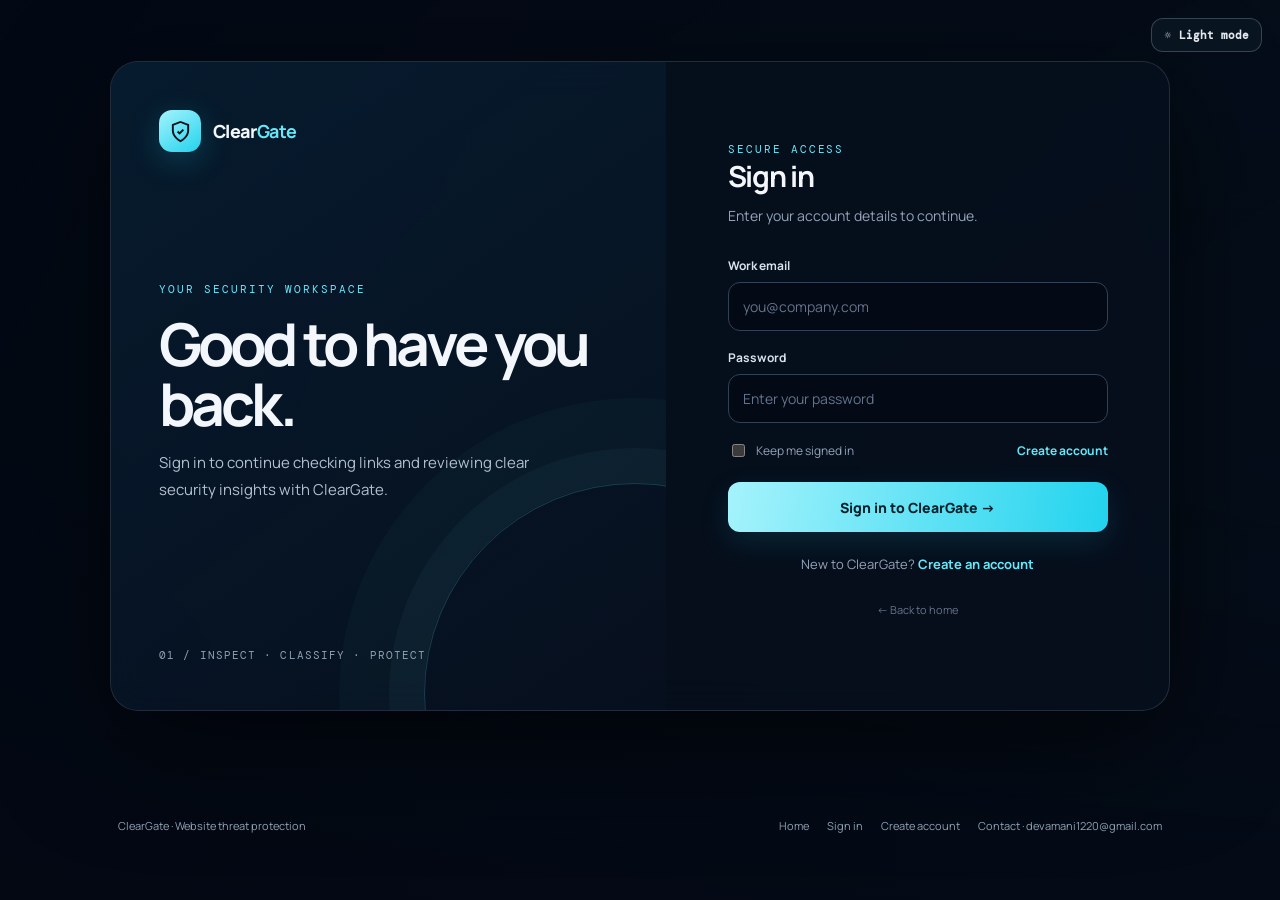
<file: Frontend/signin.html>
<!DOCTYPE html>
<html lang="en">
<head>
  <meta charset="UTF-8" />
  <meta name="viewport" content="width=device-width, initial-scale=1.0" />
  <meta name="theme-color" content="#07111c" />
  <script>document.documentElement.dataset.theme = localStorage.getItem('aegis-theme') || 'dark';</script>
  <link rel="stylesheet" href="cursor.css" />
  <script src="cursor.js" defer></script>
  <title>Sign in · ClearGate</title>
  <link rel="preconnect" href="https://fonts.googleapis.com" />
  <link rel="preconnect" href="https://fonts.gstatic.com" crossorigin />
  <link href="https://fonts.googleapis.com/css2?family=DM+Mono:wght@400;500&family=Manrope:wght@400;500;600;700;800&display=swap" rel="stylesheet" />
  <style>
    :root{color-scheme:dark;--ink:#f3f7fb;--muted:#94a3b8;--cyan:#67e8f9;--line:rgba(148,163,184,.2)}
    *{box-sizing:border-box}body{margin:0;min-height:100vh;background:#07111c;color:var(--ink);font-family:Manrope,system-ui,sans-serif;display:grid;place-items:center;padding:24px;overflow-x:hidden}
    .page-video{position:fixed;inset:0;z-index:0;width:100%;height:100%;object-fit:cover;opacity:.38;filter:saturate(.7) hue-rotate(5deg) contrast(1.08)}.page-video-tone{position:fixed;inset:0;z-index:1;pointer-events:none;background:linear-gradient(90deg,rgba(3,8,19,.88),rgba(4,12,24,.65)),linear-gradient(180deg,rgba(3,8,19,.3),transparent 48%,rgba(3,8,19,.8))}
    .shell{position:relative;z-index:2;width:min(1060px,100%);min-height:650px;display:grid;grid-template-columns:1.05fr .95fr;border:1px solid var(--line);border-radius:28px;overflow:hidden;background:rgba(8,17,30,.7);box-shadow:0 35px 110px #0009;backdrop-filter:blur(20px)}
    .story{position:relative;padding:48px;display:flex;flex-direction:column;justify-content:space-between;overflow:hidden;background:linear-gradient(145deg,rgba(8,47,73,.42),rgba(15,23,42,.15))}.story:after{content:"";position:absolute;width:420px;height:420px;right:-180px;bottom:-195px;border-radius:50%;border:1px solid #67e8f933;box-shadow:0 0 0 35px #67e8f90a,0 0 0 85px #67e8f906}.brand{position:relative;z-index:1;display:flex;align-items:center;gap:12px;text-decoration:none;color:var(--ink);font-weight:800;letter-spacing:-.04em}.mark{width:42px;height:42px;display:grid;place-items:center;border-radius:13px;color:#06131d;background:linear-gradient(145deg,#a5f3fc,#22d3ee);box-shadow:0 8px 30px #22d3ee35}.mark svg{width:23px}.brand span{font-size:18px}.brand b{color:var(--cyan)}.story-copy{position:relative;z-index:1;max-width:440px;margin:64px 0}.eyebrow{font:11px 'DM Mono',monospace;letter-spacing:.18em;text-transform:uppercase;color:var(--cyan)}h1{margin:18px 0 14px;font-size:clamp(38px,5vw,59px);line-height:1.02;letter-spacing:-.065em}.story-copy p{max-width:380px;color:#b3c0cf;line-height:1.8;font-size:15px}.trust{position:relative;z-index:1;color:#90a0b2;font:11px 'DM Mono',monospace;letter-spacing:.1em;text-transform:uppercase}.form-side{display:grid;place-items:center;padding:40px}.form-card{width:min(380px,100%)}.mobile-brand{display:none}.form-card h2{margin:0;font-size:29px;letter-spacing:-.045em}.intro{margin:9px 0 30px;color:var(--muted);font-size:14px;line-height:1.6}.field{margin:18px 0}.field label{display:block;margin-bottom:8px;color:#d8e2ee;font-size:12px;font-weight:700}.field input{width:100%;height:49px;padding:0 14px;border:1px solid #334155;border-radius:12px;background:rgba(2,8,18,.62);color:var(--ink);font:14px Manrope,sans-serif;outline:none;transition:.2s}.field input:focus{border-color:#67e8f9;box-shadow:0 0 0 3px #22d3ee1c}.field input::placeholder{color:#64748b}.options{display:flex;justify-content:space-between;align-items:center;gap:10px;color:var(--muted);font-size:12px;margin:16px 0 22px}.remember{display:flex;align-items:center;gap:8px}.remember input{accent-color:#22d3ee}.options a,.switch a{color:var(--cyan);text-decoration:none;font-weight:700}.submit{width:100%;height:50px;border:0;border-radius:12px;background:linear-gradient(100deg,#a5f3fc,#22d3ee);color:#04212c;font:800 14px Manrope,sans-serif;cursor:pointer;box-shadow:0 10px 30px #22d3ee20;transition:transform .2s,box-shadow .2s}.submit:hover{transform:translateY(-2px);box-shadow:0 14px 36px #22d3ee38}.switch{margin:23px 0 0;text-align:center;color:var(--muted);font-size:13px}.switch a{color:var(--cyan);text-decoration:none;font-weight:700}.notice{display:none;margin-top:16px;padding:12px;border:1px solid #fbbf2438;border-radius:10px;background:#fbbf240c;color:#fde68a;font-size:12px;line-height:1.5}.notice.show{display:block}.notice.error{border-color:#fb71854a;background:#fb718510;color:#fecdd3}.notice.success{border-color:#34d3994a;background:#34d39910;color:#a7f3d0}.fine{margin-top:28px;text-align:center;color:#64748b;font-size:11px;line-height:1.7}
    @media(max-width:760px){body{padding:14px}.shell{min-height:0;grid-template-columns:1fr;max-width:500px}.story{display:none}.form-side{padding:34px 25px}.mobile-brand{display:flex;margin-bottom:38px}.form-card h2{font-size:27px}}
    @media(prefers-reduced-motion:reduce){*{scroll-behavior:auto!important;transition:none!important}}
    html[data-theme="light"] body{background:#eaf2f7;color:#14283a}.theme-toggle{position:fixed;z-index:5;top:18px;right:18px;display:flex;align-items:center;gap:8px;padding:9px 12px;border:1px solid #94a3b855;border-radius:12px;background:#0b1724cc;color:#e2e8f0;font:600 11px 'DM Mono',monospace;cursor:pointer;backdrop-filter:blur(12px)}html[data-theme="light"] .theme-toggle{background:#f8fcffdd;color:#17344b;border-color:#647c923d}
    html[data-theme="light"] .page-video{opacity:.14;filter:saturate(.52) hue-rotate(5deg) brightness(1.18)}html[data-theme="light"] .page-video-tone{background:linear-gradient(90deg,rgba(235,245,250,.86),rgba(235,245,250,.7)),linear-gradient(180deg,rgba(255,255,255,.4),transparent 48%,rgba(230,240,246,.82))}html[data-theme="light"] .shell{background:rgba(250,253,255,.86);border-color:#647c9236;box-shadow:0 35px 90px #23415a1c}html[data-theme="light"] .story{background:linear-gradient(145deg,#d9edf5aa,#f3f8fb66)}html[data-theme="light"] .story-copy p{color:#455d71}html[data-theme="light"] .trust{color:#50677a}html[data-theme="light"] .form-card h2{color:#14283a}html[data-theme="light"] .intro,html[data-theme="light"] .switch{color:#536b7e}html[data-theme="light"] .field label{color:#263f53}html[data-theme="light"] .field input{background:#f7fbfd;color:#14283a;border-color:#bdcbd5}html[data-theme="light"] .field input::placeholder{color:#7b8e9d}html[data-theme="light"] .fine{color:#667d8f}
    .site-footer{position:relative;z-index:2;width:min(1060px,100%);margin:16px auto 0;padding:16px 8px 6px;display:flex;flex-wrap:wrap;justify-content:space-between;gap:12px;color:#91a2b3;font-size:11px}.site-footer nav{display:flex;flex-wrap:wrap;gap:8px 18px}.site-footer a{color:inherit;text-decoration:none}.site-footer a:hover{color:var(--cyan)}html[data-theme="light"] .site-footer{color:#526a7e}
  </style>
</head>
<body>
  <button class="theme-toggle" id="theme-toggle" type="button" aria-label="Switch theme"><span id="theme-icon" aria-hidden="true">☼</span><span id="theme-label">Theme</span></button>
  <div class="page-video-tone" aria-hidden="true"></div>
  <main class="shell">
    <section class="story" aria-label="ClearGate introduction">
      <a class="brand" href="index.html"><span class="mark"><svg viewBox="0 0 24 24" fill="none" stroke="currentColor" stroke-width="2"><path d="M12 22s8-4 8-11V5l-8-3-8 3v6c0 7 8 11 8 11Z"/><path d="m9 12 2 2 4-4"/></svg></span><span>Clear<b>Gate</b></span></a>
      <div class="story-copy"><div class="eyebrow">Your security workspace</div><h1>Good to have you back.</h1><p>Sign in to continue checking links and reviewing clear security insights with ClearGate.</p></div>
      <div class="trust">01 / Inspect · classify · protect</div>
    </section>
    <section class="form-side" aria-label="Sign in form">
      <div class="form-card">
        <a class="brand mobile-brand" href="index.html"><span class="mark"><svg viewBox="0 0 24 24" fill="none" stroke="currentColor" stroke-width="2"><path d="M12 22s8-4 8-11V5l-8-3-8 3v6c0 7 8 11 8 11Z"/><path d="m9 12 2 2 4-4"/></svg></span><span>Clear<b>Gate</b></span></a>
        <div class="eyebrow">Secure access</div><h2>Sign in</h2><p class="intro">Enter your account details to continue.</p>
        <form id="auth-form">
          <div class="field"><label for="email">Work email</label><input id="email" name="email" type="email" autocomplete="email" placeholder="you@company.com" required /></div>
          <div class="field"><label for="password">Password</label><input id="password" name="password" type="password" autocomplete="current-password" placeholder="Enter your password" required /></div>
          <div class="options"><label class="remember"><input type="checkbox" name="remember" /> Keep me signed in</label><a href="signup.html">Create account</a></div>
          <button class="submit" type="submit">Sign in to ClearGate <span aria-hidden="true">→</span></button>
          <div class="notice" id="notice" role="status" aria-live="polite"></div>
        </form>
        <p class="switch">New to ClearGate? <a href="signup.html">Create an account</a></p>
        <p class="fine"><a href="index.html" style="color:inherit;text-decoration:none">← Back to home</a></p>
      </div>
    </section>
  </main>
  <footer class="site-footer"><span>ClearGate · Website threat protection</span><nav aria-label="Footer navigation"><a href="index.html">Home</a><a href="signin.html">Sign in</a><a href="signup.html">Create account</a><a href="mailto:devamani1220@gmail.com">Contact · devamani1220@gmail.com</a></nav></footer>
  <script>
    const themeToggle = document.getElementById('theme-toggle');
    const syncTheme = () => {
      const dark = document.documentElement.dataset.theme !== 'light';
      document.getElementById('theme-label').textContent = dark ? 'Light mode' : 'Dark mode';
      document.getElementById('theme-icon').textContent = dark ? '☼' : '☾';
      themeToggle.setAttribute('aria-label', `Switch to ${dark ? 'light' : 'dark'} mode`);
    };
    syncTheme();
    themeToggle.addEventListener('click', () => {
      document.documentElement.dataset.theme = document.documentElement.dataset.theme === 'light' ? 'dark' : 'light';
      localStorage.setItem('aegis-theme', document.documentElement.dataset.theme);
      syncTheme();
    });
    const form = document.getElementById('auth-form');
    const notice = document.getElementById('notice');
    const button = form.querySelector('button[type="submit"]');
    form.addEventListener('submit', async (event) => {
      event.preventDefault();
      notice.className = 'notice';
      button.disabled = true;
      button.textContent = 'Signing in…';
      try {
        const response = await fetch('/api/login', { method: 'POST', headers: { 'Content-Type': 'application/json' }, body: JSON.stringify(Object.fromEntries(new FormData(form))) });
        const result = await response.json();
        if (!response.ok) throw new Error(result.error || 'Unable to sign in.');
        notice.textContent = 'Signed in. Taking you to the URL checker…';
        notice.classList.add('show', 'success');
        setTimeout(() => { window.location.href = 'page.html'; }, 700);
      } catch (error) {
        notice.textContent = error instanceof TypeError ? 'Cannot reach the account service. Start it with: python auth_server.py' : error.message;
        notice.classList.add('show', 'error');
        button.disabled = false;
        button.innerHTML = 'Sign in to ClearGate <span aria-hidden="true">→</span>';
      }
    });
  </script>
</body>
</html>
</file>
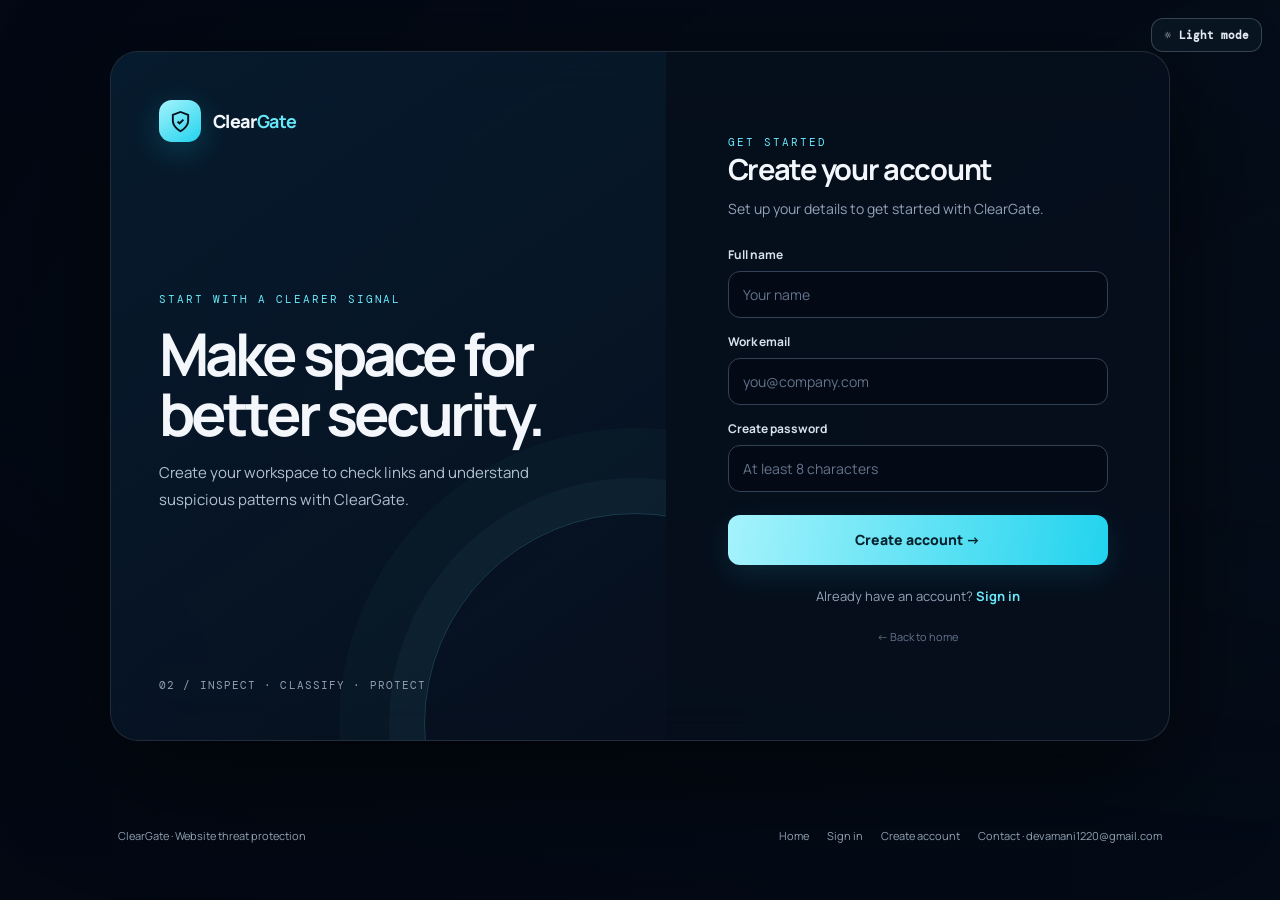
<file: Frontend/signup.html>
<!DOCTYPE html>
<html lang="en">
<head>
  <meta charset="UTF-8" />
  <meta name="viewport" content="width=device-width, initial-scale=1.0" />
  <meta name="theme-color" content="#07111c" />
  <script>document.documentElement.dataset.theme = localStorage.getItem('aegis-theme') || 'dark';</script>
  <link rel="stylesheet" href="cursor.css" />
  <script src="cursor.js" defer></script>
  <title>Create account · ClearGate</title>
  <link rel="preconnect" href="https://fonts.googleapis.com" />
  <link rel="preconnect" href="https://fonts.gstatic.com" crossorigin />
  <link href="https://fonts.googleapis.com/css2?family=DM+Mono:wght@400;500&family=Manrope:wght@400;500;600;700;800&display=swap" rel="stylesheet" />
  <style>
    :root{color-scheme:dark;--ink:#f3f7fb;--muted:#94a3b8;--cyan:#67e8f9;--line:rgba(148,163,184,.2)}
    *{box-sizing:border-box}body{margin:0;min-height:100vh;background:#07111c;color:var(--ink);font-family:Manrope,system-ui,sans-serif;display:grid;place-items:center;padding:24px;overflow-x:hidden}
    .page-video{position:fixed;inset:0;z-index:0;width:100%;height:100%;object-fit:cover;opacity:.38;filter:saturate(.7) hue-rotate(5deg) contrast(1.08)}.page-video-tone{position:fixed;inset:0;z-index:1;pointer-events:none;background:linear-gradient(90deg,rgba(3,8,19,.88),rgba(4,12,24,.65)),linear-gradient(180deg,rgba(3,8,19,.3),transparent 48%,rgba(3,8,19,.8))}
    .shell{position:relative;z-index:2;width:min(1060px,100%);min-height:690px;display:grid;grid-template-columns:1.05fr .95fr;border:1px solid var(--line);border-radius:28px;overflow:hidden;background:rgba(8,17,30,.7);box-shadow:0 35px 110px #0009;backdrop-filter:blur(20px)}
    .story{position:relative;padding:48px;display:flex;flex-direction:column;justify-content:space-between;overflow:hidden;background:linear-gradient(145deg,rgba(8,47,73,.42),rgba(15,23,42,.15))}.story:after{content:"";position:absolute;width:420px;height:420px;right:-180px;bottom:-195px;border-radius:50%;border:1px solid #67e8f933;box-shadow:0 0 0 35px #67e8f90a,0 0 0 85px #67e8f906}.brand{position:relative;z-index:1;display:flex;align-items:center;gap:12px;text-decoration:none;color:var(--ink);font-weight:800;letter-spacing:-.04em}.mark{width:42px;height:42px;display:grid;place-items:center;border-radius:13px;color:#06131d;background:linear-gradient(145deg,#a5f3fc,#22d3ee);box-shadow:0 8px 30px #22d3ee35}.mark svg{width:23px}.brand span{font-size:18px}.brand b{color:var(--cyan)}.story-copy{position:relative;z-index:1;max-width:440px;margin:64px 0}.eyebrow{font:11px 'DM Mono',monospace;letter-spacing:.18em;text-transform:uppercase;color:var(--cyan)}h1{margin:18px 0 14px;font-size:clamp(38px,5vw,59px);line-height:1.02;letter-spacing:-.065em}.story-copy p{max-width:380px;color:#b3c0cf;line-height:1.8;font-size:15px}.trust{position:relative;z-index:1;color:#90a0b2;font:11px 'DM Mono',monospace;letter-spacing:.1em;text-transform:uppercase}.form-side{display:grid;place-items:center;padding:40px}.form-card{width:min(380px,100%)}.mobile-brand{display:none}.form-card h2{margin:0;font-size:29px;letter-spacing:-.045em}.intro{margin:9px 0 25px;color:var(--muted);font-size:14px;line-height:1.6}.field{margin:15px 0}.field label{display:block;margin-bottom:8px;color:#d8e2ee;font-size:12px;font-weight:700}.field input{width:100%;height:47px;padding:0 14px;border:1px solid #334155;border-radius:12px;background:rgba(2,8,18,.62);color:var(--ink);font:14px Manrope,sans-serif;outline:none;transition:.2s}.field input:focus{border-color:#67e8f9;box-shadow:0 0 0 3px #22d3ee1c}.field input::placeholder{color:#64748b}.submit{width:100%;height:50px;margin-top:8px;border:0;border-radius:12px;background:linear-gradient(100deg,#a5f3fc,#22d3ee);color:#04212c;font:800 14px Manrope,sans-serif;cursor:pointer;box-shadow:0 10px 30px #22d3ee20;transition:transform .2s,box-shadow .2s}.submit:hover{transform:translateY(-2px);box-shadow:0 14px 36px #22d3ee38}.switch{margin:22px 0 0;text-align:center;color:var(--muted);font-size:13px}.switch a{color:var(--cyan);text-decoration:none;font-weight:700}.notice{display:none;margin-top:16px;padding:12px;border:1px solid #fbbf2438;border-radius:10px;background:#fbbf240c;color:#fde68a;font-size:12px;line-height:1.5}.notice.show{display:block}.notice.error{border-color:#fb71854a;background:#fb718510;color:#fecdd3}.notice.success{border-color:#34d3994a;background:#34d39910;color:#a7f3d0}.fine{margin-top:23px;text-align:center;color:#64748b;font-size:11px;line-height:1.7}
    @media(max-width:760px){body{padding:14px}.shell{min-height:0;grid-template-columns:1fr;max-width:500px}.story{display:none}.form-side{padding:30px 25px}.mobile-brand{display:flex;margin-bottom:28px}.form-card h2{font-size:27px}}
    @media(prefers-reduced-motion:reduce){*{scroll-behavior:auto!important;transition:none!important}}
    html[data-theme="light"] body{background:#eaf2f7;color:#14283a}.theme-toggle{position:fixed;z-index:5;top:18px;right:18px;display:flex;align-items:center;gap:8px;padding:9px 12px;border:1px solid #94a3b855;border-radius:12px;background:#0b1724cc;color:#e2e8f0;font:600 11px 'DM Mono',monospace;cursor:pointer;backdrop-filter:blur(12px)}html[data-theme="light"] .theme-toggle{background:#f8fcffdd;color:#17344b;border-color:#647c923d}
    html[data-theme="light"] .page-video{opacity:.14;filter:saturate(.52) hue-rotate(5deg) brightness(1.18)}html[data-theme="light"] .page-video-tone{background:linear-gradient(90deg,rgba(235,245,250,.86),rgba(235,245,250,.7)),linear-gradient(180deg,rgba(255,255,255,.4),transparent 48%,rgba(230,240,246,.82))}html[data-theme="light"] .shell{background:rgba(250,253,255,.86);border-color:#647c9236;box-shadow:0 35px 90px #23415a1c}html[data-theme="light"] .story{background:linear-gradient(145deg,#d9edf5aa,#f3f8fb66)}html[data-theme="light"] .story-copy p{color:#455d71}html[data-theme="light"] .trust{color:#50677a}html[data-theme="light"] .form-card h2{color:#14283a}html[data-theme="light"] .intro,html[data-theme="light"] .switch{color:#536b7e}html[data-theme="light"] .field label{color:#263f53}html[data-theme="light"] .field input{background:#f7fbfd;color:#14283a;border-color:#bdcbd5}html[data-theme="light"] .field input::placeholder{color:#7b8e9d}html[data-theme="light"] .fine{color:#667d8f}
    .site-footer{position:relative;z-index:2;width:min(1060px,100%);margin:16px auto 0;padding:16px 8px 6px;display:flex;flex-wrap:wrap;justify-content:space-between;gap:12px;color:#91a2b3;font-size:11px}.site-footer nav{display:flex;flex-wrap:wrap;gap:8px 18px}.site-footer a{color:inherit;text-decoration:none}.site-footer a:hover{color:var(--cyan)}html[data-theme="light"] .site-footer{color:#526a7e}
  </style>
</head>
<body>
  <button class="theme-toggle" id="theme-toggle" type="button" aria-label="Switch theme"><span id="theme-icon" aria-hidden="true">☼</span><span id="theme-label">Theme</span></button>
  <div class="page-video-tone" aria-hidden="true"></div>
  <main class="shell">
    <section class="story" aria-label="ClearGate introduction">
      <a class="brand" href="index.html"><span class="mark"><svg viewBox="0 0 24 24" fill="none" stroke="currentColor" stroke-width="2"><path d="M12 22s8-4 8-11V5l-8-3-8 3v6c0 7 8 11 8 11Z"/><path d="m9 12 2 2 4-4"/></svg></span><span>Clear<b>Gate</b></span></a>
      <div class="story-copy"><div class="eyebrow">Start with a clearer signal</div><h1>Make space for better security.</h1><p>Create your workspace to check links and understand suspicious patterns with ClearGate.</p></div>
      <div class="trust">02 / Inspect · classify · protect</div>
    </section>
    <section class="form-side" aria-label="Create account form">
      <div class="form-card">
        <a class="brand mobile-brand" href="index.html"><span class="mark"><svg viewBox="0 0 24 24" fill="none" stroke="currentColor" stroke-width="2"><path d="M12 22s8-4 8-11V5l-8-3-8 3v6c0 7 8 11 8 11Z"/><path d="m9 12 2 2 4-4"/></svg></span><span>Clear<b>Gate</b></span></a>
        <div class="eyebrow">Get started</div><h2>Create your account</h2><p class="intro">Set up your details to get started with ClearGate.</p>
        <form id="auth-form">
          <div class="field"><label for="name">Full name</label><input id="name" name="name" type="text" autocomplete="name" placeholder="Your name" required /></div>
          <div class="field"><label for="email">Work email</label><input id="email" name="email" type="email" autocomplete="email" placeholder="you@company.com" required /></div>
          <div class="field"><label for="password">Create password</label><input id="password" name="password" type="password" autocomplete="new-password" minlength="8" placeholder="At least 8 characters" required /></div>
          <button class="submit" type="submit">Create account <span aria-hidden="true">→</span></button>
          <div class="notice" id="notice" role="status" aria-live="polite"></div>
        </form>
        <p class="switch">Already have an account? <a href="signin.html">Sign in</a></p>
        <p class="fine"><a href="index.html" style="color:inherit;text-decoration:none">← Back to home</a></p>
      </div>
    </section>
  </main>
  <footer class="site-footer"><span>ClearGate · Website threat protection</span><nav aria-label="Footer navigation"><a href="index.html">Home</a><a href="signin.html">Sign in</a><a href="signup.html">Create account</a><a href="mailto:devamani1220@gmail.com">Contact · devamani1220@gmail.com</a></nav></footer>
  <script>
    const themeToggle = document.getElementById('theme-toggle');
    const syncTheme = () => {
      const dark = document.documentElement.dataset.theme !== 'light';
      document.getElementById('theme-label').textContent = dark ? 'Light mode' : 'Dark mode';
      document.getElementById('theme-icon').textContent = dark ? '☼' : '☾';
      themeToggle.setAttribute('aria-label', `Switch to ${dark ? 'light' : 'dark'} mode`);
    };
    syncTheme();
    themeToggle.addEventListener('click', () => {
      document.documentElement.dataset.theme = document.documentElement.dataset.theme === 'light' ? 'dark' : 'light';
      localStorage.setItem('aegis-theme', document.documentElement.dataset.theme);
      syncTheme();
    });
    const form = document.getElementById('auth-form');
    const notice = document.getElementById('notice');
    const button = form.querySelector('button[type="submit"]');
    form.addEventListener('submit', async (event) => {
      event.preventDefault();
      notice.className = 'notice';
      button.disabled = true;
      button.textContent = 'Creating account…';
      try {
        const response = await fetch('/api/register', { method: 'POST', headers: { 'Content-Type': 'application/json' }, body: JSON.stringify(Object.fromEntries(new FormData(form))) });
        const result = await response.json();
        if (!response.ok) throw new Error(result.error || 'Unable to create account.');
        notice.textContent = 'Your account is ready. Sign in to continue to the URL checker…';
        notice.classList.add('show', 'success');
        setTimeout(() => { window.location.href = 'signin.html'; }, 900);
      } catch (error) {
        notice.textContent = error instanceof TypeError ? 'Cannot reach the account service. Start it with: python auth_server.py' : error.message;
        notice.classList.add('show', 'error');
        button.disabled = false;
        button.innerHTML = 'Create account <span aria-hidden="true">→</span>';
      }
    });
  </script>
</body>
</html>
</file>
<file: Frontend/cursor.css>
/* Shared cursor for all ClearGate frontend pages. */
.tech-cursor {
  position: fixed;
  z-index: 10000;
  top: 0;
  left: 0;
  width: 38px;
  height: 38px;
  pointer-events: none;
  opacity: 0;
  transform: translate3d(var(--cursor-x, -100px), var(--cursor-y, -100px), 0) translate(-50%, -50%);
  transition: opacity .15s ease;
}

.tech-cursor.is-visible { opacity: 1; }

.tech-cursor__ring {
  position: absolute;
  inset: 3px;
  border-radius: 50%;
  border: 2px solid #22d3ee;
  background: rgba(2, 8, 23, .18);
  box-shadow: 0 0 0 2px rgba(2, 8, 23, .8), 0 0 14px rgba(34, 211, 238, .7);
  transition: inset .18s ease, background .18s ease, border-color .18s ease, transform .18s ease;
}

.tech-cursor__dot {
  position: absolute;
  top: 50%;
  left: 50%;
  width: 7px;
  height: 7px;
  border-radius: 50%;
  border: 1px solid #083344;
  background: #f8fafc;
  box-shadow: 0 0 7px rgba(34, 211, 238, .8);
  transform: translate(-50%, -50%);
}

.tech-cursor.is-hovering .tech-cursor__ring {
  inset: 0;
  background: rgba(103, 232, 249, .12);
}

.tech-cursor.is-pressed .tech-cursor__ring {
  transform: scale(.75);
}

@media (prefers-reduced-motion: reduce) {
  .tech-cursor { display: none !important; }
}

html[data-theme="light"] .tech-cursor__ring {
  border-color: #0e7490;
  background: rgba(248, 252, 255, .3);
  box-shadow: 0 0 0 2px rgba(248, 252, 255, .95), 0 0 14px rgba(14, 116, 144, .65);
}

html[data-theme="light"] .tech-cursor__dot {
  background: #164e63;
  border-color: #f8fafc;
}
</file>
